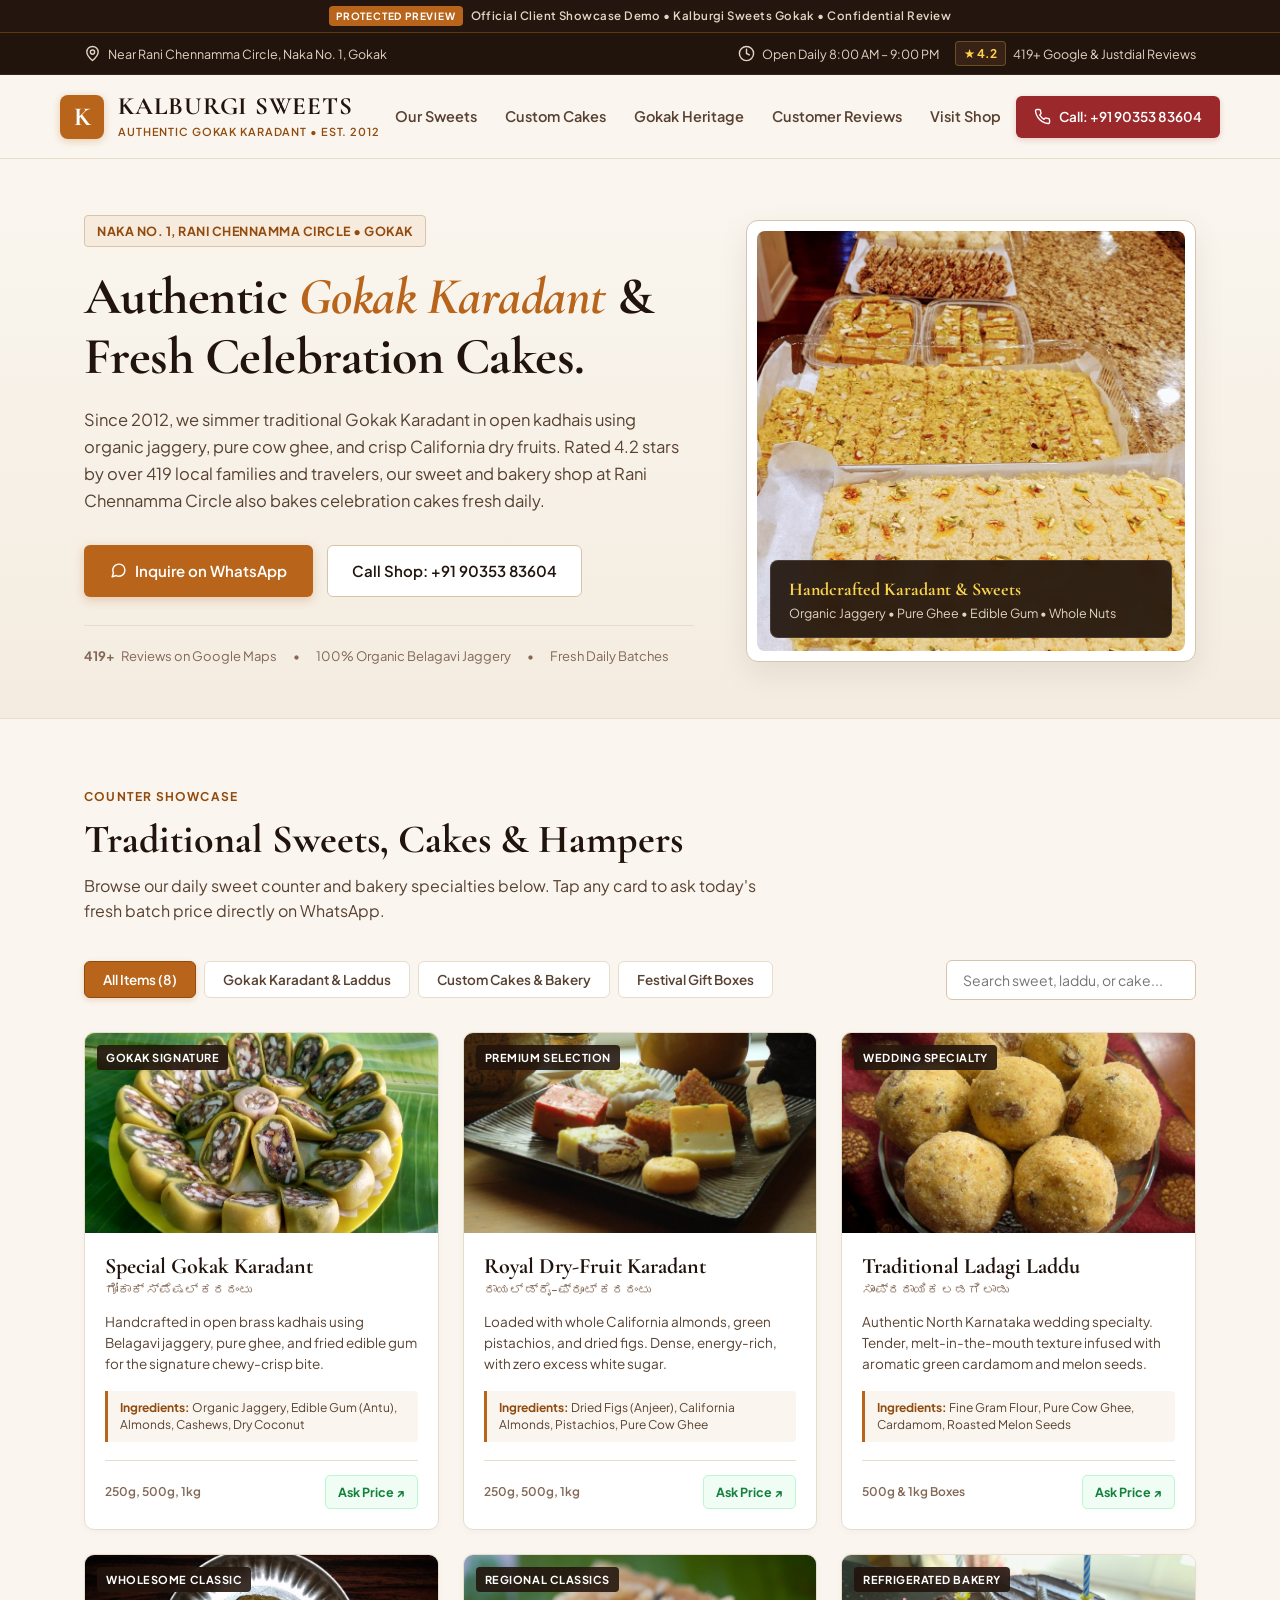
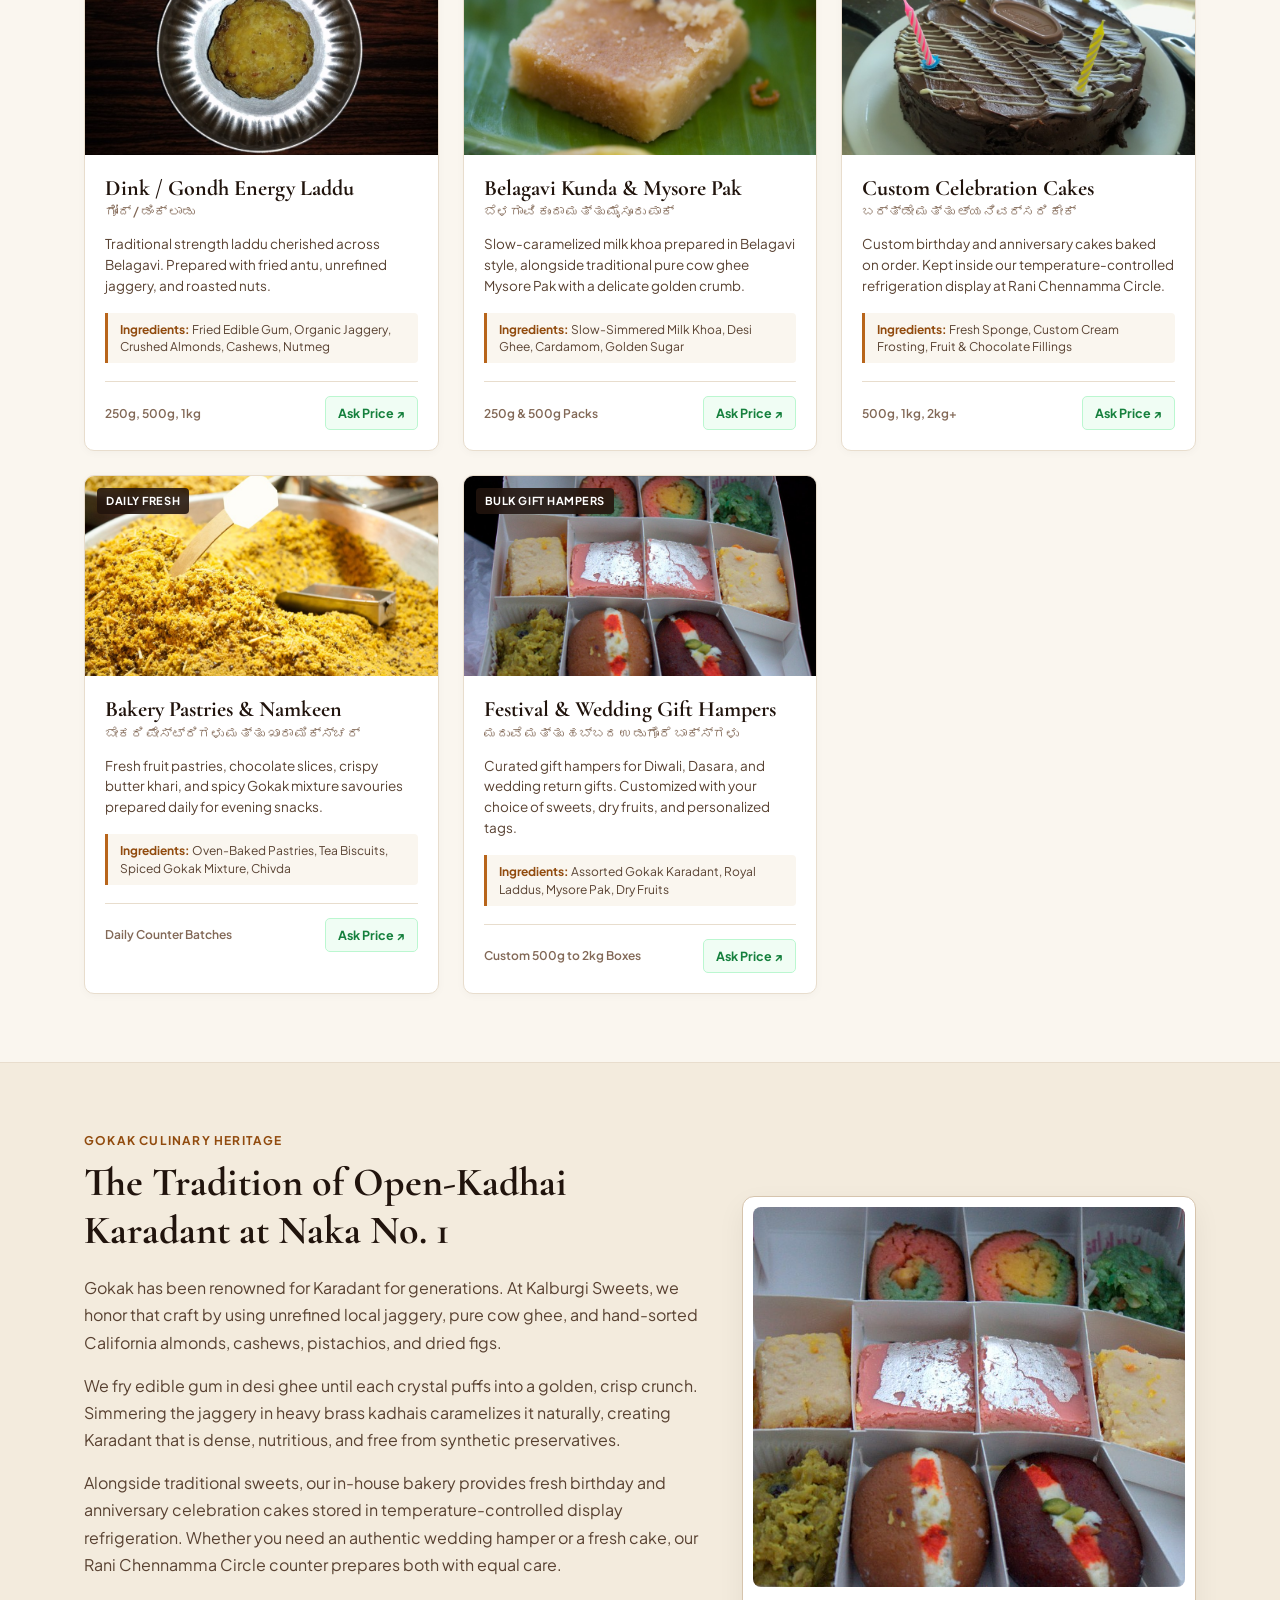
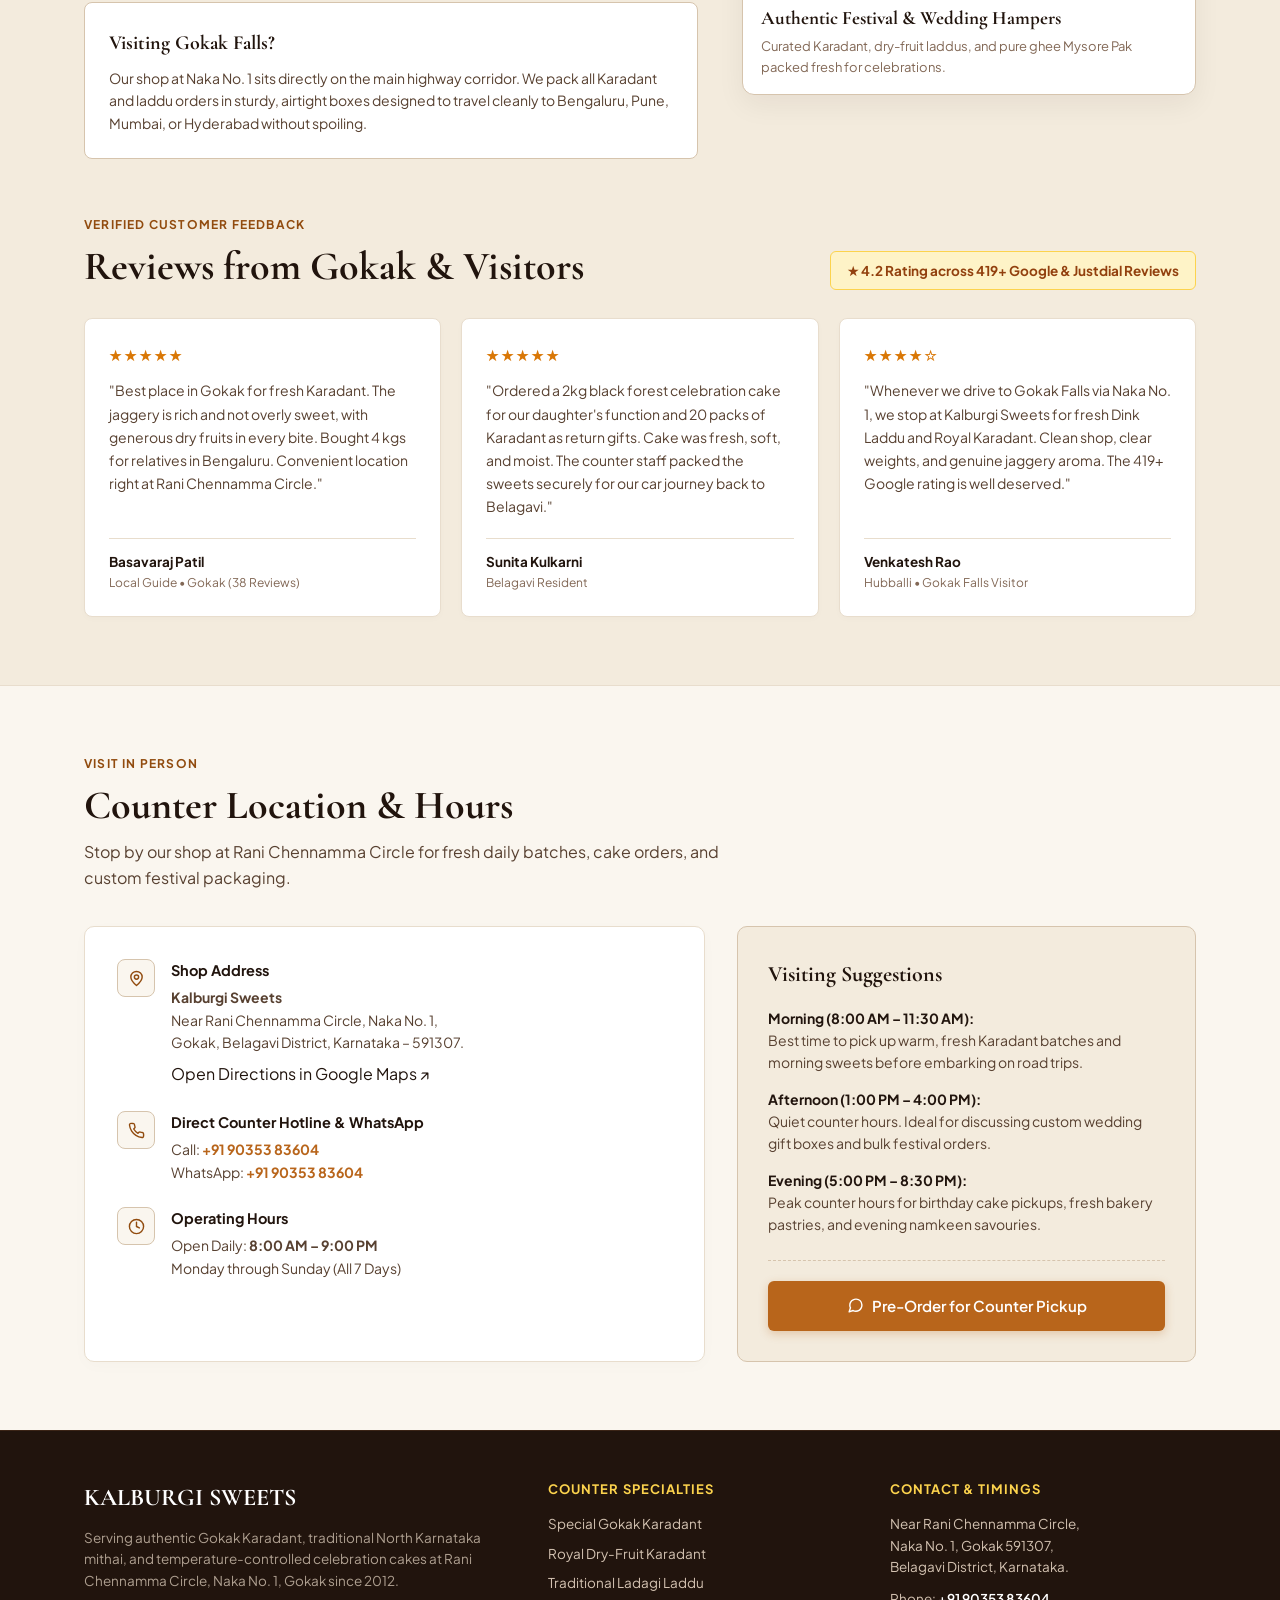
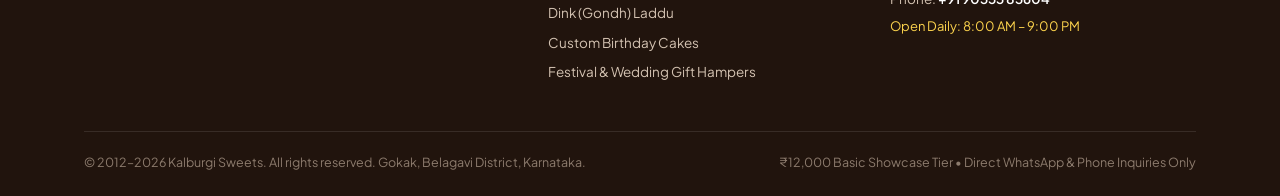
<file: kalburgi-sweets/index.html>
<!DOCTYPE html>
<html lang="en" class="scroll-smooth">
<head>
  <meta charset="UTF-8" />
  <meta name="viewport" content="width=device-width, initial-scale=1.0" />
  <title>Kalburgi Sweets — Authentic Gokak Karadant &amp; Custom Celebration Cakes | Gokak, Karnataka</title>
  <meta name="description" content="Kalburgi Sweets (Est. 2012) at Rani Chennamma Circle, Naka No. 1, Gokak. Famous for authentic Gokak Karadant made with organic jaggery and pure ghee, traditional Ladagi &amp; Dink laddus, and refrigerated custom birthday cakes. Call +91 90353 83604." />
  <meta name="keywords" content="kalburgi sweets gokak, authentic gokak karadant, gokak karadantu, ladagi laddu gokak, dink laddu belagavi, custom cakes gokak, sweet shop rani chennamma circle gokak, gokak falls sweets, kunda belagavi" />
  <meta name="geo.region" content="IN-KA" />
  <meta name="geo.placename" content="Gokak, Belagavi District, Karnataka" />
  <meta name="geo.position" content="16.1685;74.8236" />
  <meta name="ICBM" content="16.1685, 74.8236" />
  <meta name="theme-color" content="#B8651B" />

  <!-- Preload Hero Image -->
  <link rel="preload" as="image" href="images/hero_sweets.jpg" />

  <!-- Google Fonts: Cormorant Garamond & Plus Jakarta Sans -->
  <link rel="preconnect" href="https://fonts.googleapis.com" />
  <link rel="preconnect" href="https://fonts.gstatic.com" crossorigin />
  <link href="https://fonts.googleapis.com/css2?family=Cormorant+Garamond:ital,wght@0,500;0,600;0,700;1,600;1,700&family=Plus+Jakarta+Sans:wght@400;500;600;700&display=swap" rel="stylesheet" />

  <!-- Schema.org Structured Data -->
  <script type="application/ld+json">
  {
    "@context": "https://schema.org",
    "@type": "Bakery",
    "name": "Kalburgi Sweets",
    "image": "images/hero_sweets.jpg",
    "description": "Authentic Gokak Karadant, Traditional Sweets & Custom Celebration Cakes Since 2012 at Rani Chennamma Circle, Gokak.",
    "address": {
      "@type": "PostalAddress",
      "streetAddress": "Near Rani Chennamma Circle, Naka No. 1",
      "addressLocality": "Gokak",
      "addressRegion": "Karnataka",
      "postalCode": "591307",
      "addressCountry": "IN"
    },
    "geo": {
      "@type": "GeoCoordinates",
      "latitude": 16.1685,
      "longitude": 74.8236
    },
    "telephone": "+919035383604",
    "priceRange": "₹₹",
    "openingHoursSpecification": [
      {
        "@type": "OpeningHoursSpecification",
        "dayOfWeek": ["Monday","Tuesday","Wednesday","Thursday","Friday","Saturday","Sunday"],
        "opens": "08:00",
        "closes": "21:00"
      }
    ],
    "aggregateRating": {
      "@type": "AggregateRating",
      "ratingValue": "4.2",
      "reviewCount": "419"
    }
  }
  </script>

  <style>
    :root {
      --bg-primary: #FAF6EF;
      --bg-secondary: #F3EBDD;
      --bg-surface: #FFFFFF;
      --border-subtle: #E8DDCD;
      --border-strong: #D6C4AD;
      --text-primary: #21140D;
      --text-secondary: #584131;
      --text-muted: #826856;
      --accent-amber: #B8651B;
      --accent-amber-dark: #914B0E;
      --accent-amber-light: #F7EBDD;
      --accent-terracotta: #9B282A;
      --accent-terracotta-dark: #7D1F20;
      --whatsapp-green: #15803D;
      --whatsapp-bg: #F0FDF4;
      --whatsapp-border: #BBF7D0;
      --font-serif: 'Cormorant Garamond', Georgia, serif;
      --font-sans: 'Plus Jakarta Sans', system-ui, -apple-system, sans-serif;
    }

    *, *::before, *::after {
      box-sizing: border-box;
      margin: 0;
      padding: 0;
    }

    html {
      font-size: 16px;
      scroll-behavior: smooth;
    }

    body {
      background-color: var(--bg-primary);
      color: var(--text-primary);
      font-family: var(--font-sans);
      line-height: 1.6;
      -webkit-font-smoothing: antialiased;
      padding-bottom: 76px;
      -webkit-user-select: none;
      user-select: none;
      -webkit-touch-callout: none;
    }

    @media (min-width: 769px) {
      body {
        padding-bottom: 0;
      }
    }

    a {
      color: inherit;
      text-decoration: none;
    }

    img {
      max-width: 100%;
      height: auto;
      display: block;
      -webkit-user-drag: none;
      user-drag: none;
      pointer-events: none;
    }

    /* Anti-Theft / Anti-Chori Protection Layer */
    .watermark-banner {
      background: #24160E;
      color: #E2D5C3;
      font-size: 11.5px;
      font-weight: 600;
      letter-spacing: 0.04em;
      text-align: center;
      padding: 6px 12px;
      border-bottom: 1px solid rgba(184, 101, 27, 0.4);
      display: flex;
      align-items: center;
      justify-content: center;
      gap: 8px;
    }
    .watermark-pill {
      display: inline-block;
      background: #B8651B;
      color: #FFFFFF;
      padding: 2px 7px;
      border-radius: 4px;
      font-size: 10px;
      font-weight: 700;
      text-transform: uppercase;
      letter-spacing: 0.08em;
    }
    .anti-theft-toast {
      position: fixed;
      bottom: 90px;
      left: 50%;
      transform: translateX(-50%) translateY(20px);
      background: #24160E;
      color: #FAF6EF;
      border: 1px solid #B8651B;
      padding: 10px 18px;
      border-radius: 9999px;
      font-size: 12.5px;
      font-weight: 600;
      box-shadow: 0 10px 25px rgba(0,0,0,0.3);
      opacity: 0;
      pointer-events: none;
      transition: all 0.25s ease;
      z-index: 99999;
      display: flex;
      align-items: center;
      gap: 8px;
    }
    .anti-theft-toast.show {
      opacity: 1;
      transform: translateX(-50%) translateY(0);
    }

    .container {
      width: 100%;
      max-width: 1160px;
      margin: 0 auto;
      padding: 0 24px;
    }

    /* Top Utility Strip */
    .utility-bar {
      background-color: var(--text-primary);
      color: #E2D3C2;
      font-size: 12.5px;
      padding: 8px 0;
      border-bottom: 1px solid rgba(255, 255, 255, 0.08);
    }
    .utility-flex {
      display: flex;
      justify-content: space-between;
      align-items: center;
      flex-wrap: wrap;
      gap: 12px;
    }
    .utility-item {
      display: inline-flex;
      align-items: center;
      gap: 7px;
    }
    .rating-pill-top {
      background: #382216;
      color: #FCD34D;
      font-weight: 700;
      padding: 2px 8px;
      border-radius: 4px;
      font-size: 12px;
      border: 1px solid rgba(252, 211, 77, 0.25);
    }

    /* Navbar */
    .site-nav {
      background: rgba(250, 246, 239, 0.98);
      backdrop-filter: blur(10px);
      position: sticky;
      top: 0;
      z-index: 100;
      border-bottom: 1px solid var(--border-subtle);
    }
    .nav-flex {
      display: flex;
      justify-content: space-between;
      align-items: center;
      padding: 18px 0;
    }
    .brand {
      display: flex;
      align-items: center;
      gap: 14px;
    }
    .brand-mark {
      width: 44px;
      height: 44px;
      background: var(--accent-amber);
      color: #FFFFFF;
      border-radius: 8px;
      display: flex;
      align-items: center;
      justify-content: center;
      font-family: var(--font-serif);
      font-size: 26px;
      font-weight: 700;
      box-shadow: 0 2px 8px rgba(184, 101, 27, 0.3);
    }
    .brand-names h1 {
      font-family: var(--font-serif);
      font-size: 25px;
      font-weight: 700;
      letter-spacing: 0.03em;
      line-height: 1.1;
      color: var(--text-primary);
    }
    .brand-tag {
      font-size: 11px;
      font-weight: 600;
      letter-spacing: 0.08em;
      text-transform: uppercase;
      color: var(--accent-amber-dark);
      margin-top: 2px;
    }
    .nav-links {
      display: none;
      align-items: center;
      gap: 28px;
      font-size: 14.5px;
      font-weight: 600;
      color: var(--text-secondary);
    }
    .nav-links a:hover {
      color: var(--accent-amber);
    }
    .btn-header-call {
      display: inline-flex;
      align-items: center;
      gap: 8px;
      background: var(--accent-terracotta);
      color: #FFFFFF;
      font-weight: 600;
      font-size: 13.5px;
      padding: 10px 18px;
      border-radius: 6px;
      transition: background 0.15s ease, transform 0.15s ease;
      box-shadow: 0 2px 6px rgba(155, 40, 42, 0.2);
    }
    .btn-header-call:hover {
      background: var(--accent-terracotta-dark);
      transform: translateY(-1px);
    }

    @media (min-width: 880px) {
      .nav-links {
        display: flex;
      }
    }

    /* Buttons */
    .btn-primary {
      display: inline-flex;
      align-items: center;
      justify-content: center;
      gap: 8px;
      background: var(--accent-amber);
      color: #FFFFFF;
      font-weight: 600;
      font-size: 15px;
      padding: 13px 26px;
      border-radius: 6px;
      transition: background 0.15s ease, transform 0.15s ease;
      box-shadow: 0 3px 10px rgba(184, 101, 27, 0.28);
    }
    .btn-primary:hover {
      background: var(--accent-amber-dark);
      transform: translateY(-1px);
    }
    .btn-secondary {
      display: inline-flex;
      align-items: center;
      justify-content: center;
      gap: 8px;
      background: #FFFFFF;
      color: var(--text-primary);
      font-weight: 600;
      font-size: 15px;
      padding: 13px 24px;
      border-radius: 6px;
      border: 1px solid var(--border-strong);
      transition: all 0.15s ease;
    }
    .btn-secondary:hover {
      background: var(--bg-secondary);
      border-color: var(--text-muted);
      transform: translateY(-1px);
    }

    /* Hero Section */
    .hero-wrap {
      padding: 56px 0 52px;
      border-bottom: 1px solid var(--border-subtle);
      background: linear-gradient(180deg, #FAF6EF 0%, #F4ECE0 100%);
    }
    .hero-grid {
      display: grid;
      grid-template-columns: 1fr;
      gap: 40px;
      align-items: center;
    }
    @media (min-width: 880px) {
      .hero-grid {
        grid-template-columns: 1.15fr 0.85fr;
        gap: 52px;
      }
    }
    .hero-location-kicker {
      display: inline-flex;
      align-items: center;
      gap: 8px;
      font-size: 12.5px;
      font-weight: 700;
      letter-spacing: 0.04em;
      text-transform: uppercase;
      color: var(--accent-amber-dark);
      background: var(--accent-amber-light);
      border: 1px solid var(--border-strong);
      padding: 5px 12px;
      border-radius: 4px;
      margin-bottom: 20px;
    }
    .hero-title {
      font-family: var(--font-serif);
      font-size: clamp(34px, 4.4vw, 52px);
      line-height: 1.14;
      font-weight: 700;
      color: var(--text-primary);
      margin-bottom: 20px;
      letter-spacing: -0.01em;
    }
    .hero-title span {
      color: var(--accent-amber);
      font-style: italic;
    }
    .hero-lede {
      font-size: 16.5px;
      color: var(--text-secondary);
      line-height: 1.65;
      margin-bottom: 30px;
    }
    .hero-cta-group {
      display: flex;
      flex-wrap: wrap;
      gap: 14px;
      margin-bottom: 28px;
    }
    .hero-trust-row {
      display: flex;
      align-items: center;
      gap: 16px;
      font-size: 13px;
      color: var(--text-muted);
      border-top: 1px solid var(--border-subtle);
      padding-top: 20px;
      flex-wrap: wrap;
    }
    .hero-trust-item {
      display: inline-flex;
      align-items: center;
      gap: 6px;
    }

    /* Hero Media Frame (Real Photography) */
    .hero-media-wrapper {
      position: relative;
    }
    .hero-image-card {
      background: #FFFFFF;
      border: 1px solid var(--border-strong);
      border-radius: 12px;
      padding: 10px;
      box-shadow: 0 12px 32px rgba(33, 20, 13, 0.08);
      overflow: hidden;
    }
    .hero-photo {
      width: 100%;
      height: 420px;
      object-fit: cover;
      border-radius: 8px;
      display: block;
    }
    .hero-floating-badge {
      position: absolute;
      bottom: 24px;
      left: 24px;
      right: 24px;
      background: rgba(33, 20, 13, 0.92);
      backdrop-filter: blur(8px);
      color: #FFFFFF;
      padding: 14px 18px;
      border-radius: 8px;
      border: 1px solid rgba(255, 255, 255, 0.12);
    }
    .hero-floating-badge .badge-title {
      font-family: var(--font-serif);
      font-size: 18px;
      font-weight: 700;
      color: #FCD34D;
      margin-bottom: 2px;
    }
    .hero-floating-badge .badge-desc {
      font-size: 12.5px;
      color: #E2D3C2;
      line-height: 1.4;
    }

    /* Sections */
    .section-wrap {
      padding: 68px 0;
    }
    .section-head {
      margin-bottom: 36px;
    }
    .section-kicker {
      font-size: 12px;
      font-weight: 700;
      letter-spacing: 0.1em;
      text-transform: uppercase;
      color: var(--accent-amber-dark);
      margin-bottom: 8px;
    }
    .section-heading {
      font-family: var(--font-serif);
      font-size: clamp(30px, 3.4vw, 40px);
      font-weight: 700;
      color: var(--text-primary);
      line-height: 1.2;
    }
    .section-subheading {
      font-size: 16px;
      color: var(--text-secondary);
      max-width: 680px;
      margin-top: 10px;
      line-height: 1.6;
    }

    /* Clean Filter Tabs & Search Bar */
    .catalog-bar {
      display: flex;
      flex-direction: column;
      gap: 16px;
      margin-bottom: 32px;
    }
    @media (min-width: 768px) {
      .catalog-bar {
        flex-direction: row;
        justify-content: space-between;
        align-items: center;
      }
    }
    .filter-tabs {
      display: flex;
      flex-wrap: wrap;
      gap: 8px;
    }
    .tab-pill {
      background: #FFFFFF;
      border: 1px solid var(--border-subtle);
      color: var(--text-secondary);
      font-family: var(--font-sans);
      font-size: 13.5px;
      font-weight: 600;
      padding: 9px 18px;
      border-radius: 6px;
      cursor: pointer;
      transition: all 0.15s ease;
    }
    .tab-pill:hover {
      border-color: var(--accent-amber);
      color: var(--text-primary);
    }
    .tab-pill.active {
      background: var(--accent-amber);
      color: #FFFFFF;
      border-color: var(--accent-amber-dark);
      box-shadow: 0 2px 6px rgba(184, 101, 27, 0.22);
    }
    .search-box {
      font-family: var(--font-sans);
      font-size: 14px;
      padding: 10px 16px;
      border: 1px solid var(--border-strong);
      border-radius: 6px;
      background: #FFFFFF;
      color: var(--text-primary);
      outline: none;
      min-width: 250px;
      transition: border-color 0.15s ease;
    }
    .search-box:focus {
      border-color: var(--accent-amber);
    }

    /* Product Grid */
    .products-grid {
      display: grid;
      grid-template-columns: 1fr;
      gap: 24px;
    }
    @media (min-width: 600px) {
      .products-grid {
        grid-template-columns: repeat(2, 1fr);
      }
    }
    @media (min-width: 980px) {
      .products-grid {
        grid-template-columns: repeat(3, 1fr);
      }
    }

    /* Award-Winning Clean Product Card */
    .card {
      background: #FFFFFF;
      border: 1px solid var(--border-subtle);
      border-radius: 10px;
      overflow: hidden;
      display: flex;
      flex-direction: column;
      justify-content: space-between;
      transition: transform 0.2s ease, box-shadow 0.2s ease, border-color 0.2s ease;
      box-shadow: 0 2px 8px rgba(33, 20, 13, 0.03);
    }
    .card:hover {
      transform: translateY(-3px);
      border-color: var(--border-strong);
      box-shadow: 0 10px 24px rgba(33, 20, 13, 0.07);
    }
    .card-photo-box {
      width: 100%;
      height: 200px;
      overflow: hidden;
      background: var(--bg-secondary);
      position: relative;
    }
    .card-photo {
      width: 100%;
      height: 100%;
      object-fit: cover;
      display: block;
      transition: transform 0.35s ease;
    }
    .card:hover .card-photo {
      transform: scale(1.04);
    }
    .card-cat-tag {
      position: absolute;
      top: 12px;
      left: 12px;
      background: rgba(33, 20, 13, 0.88);
      backdrop-filter: blur(4px);
      color: #FFFFFF;
      font-size: 11px;
      font-weight: 700;
      letter-spacing: 0.05em;
      text-transform: uppercase;
      padding: 4px 9px;
      border-radius: 4px;
    }
    .card-body {
      padding: 20px;
      display: flex;
      flex-direction: column;
      flex: 1;
      justify-content: space-between;
    }
    .card-header-row {
      display: flex;
      justify-content: space-between;
      align-items: baseline;
      gap: 10px;
      margin-bottom: 4px;
    }
    .card-name {
      font-family: var(--font-serif);
      font-size: 22px;
      font-weight: 700;
      color: var(--text-primary);
      line-height: 1.2;
    }
    .card-kannada {
      font-size: 13px;
      color: var(--text-muted);
      font-weight: 500;
      margin-bottom: 12px;
    }
    .card-desc {
      font-size: 13.5px;
      color: var(--text-secondary);
      line-height: 1.55;
      margin-bottom: 16px;
    }
    .card-ingredients {
      background: var(--bg-primary);
      border-left: 3px solid var(--accent-amber);
      padding: 8px 12px;
      border-radius: 0 4px 4px 0;
      font-size: 12px;
      color: var(--text-secondary);
      line-height: 1.45;
      margin-bottom: 18px;
    }
    .card-ingredients strong {
      color: var(--accent-amber-dark);
    }
    .card-footer {
      border-top: 1px solid var(--border-subtle);
      padding-top: 14px;
      display: flex;
      justify-content: space-between;
      align-items: center;
      gap: 12px;
    }
    .card-pack-info {
      font-size: 12px;
      font-weight: 600;
      color: var(--text-muted);
    }
    .btn-card-wa {
      display: inline-flex;
      align-items: center;
      gap: 6px;
      background: var(--whatsapp-bg);
      border: 1px solid var(--whatsapp-border);
      color: var(--whatsapp-green);
      font-size: 12.5px;
      font-weight: 700;
      padding: 6px 12px;
      border-radius: 5px;
      transition: all 0.15s ease;
      white-space: nowrap;
    }
    .btn-card-wa:hover {
      background: var(--whatsapp-green);
      color: #FFFFFF;
      border-color: var(--whatsapp-green);
    }

    /* Heritage Section */
    .heritage-wrap {
      background: var(--bg-secondary);
      border-top: 1px solid var(--border-subtle);
      border-bottom: 1px solid var(--border-subtle);
      padding: 68px 0;
    }
    .heritage-grid {
      display: grid;
      grid-template-columns: 1fr;
      gap: 44px;
      align-items: center;
      margin-bottom: 56px;
    }
    @media (min-width: 860px) {
      .heritage-grid {
        grid-template-columns: 1.15fr 0.85fr;
      }
    }
    .heritage-text p {
      font-size: 16px;
      color: var(--text-secondary);
      line-height: 1.7;
      margin-bottom: 16px;
    }
    .heritage-highlight-box {
      background: #FFFFFF;
      border: 1px solid var(--border-strong);
      border-radius: 8px;
      padding: 24px;
      margin-top: 24px;
    }
    .heritage-highlight-box h4 {
      font-family: var(--font-serif);
      font-size: 20px;
      font-weight: 700;
      color: var(--text-primary);
      margin-bottom: 8px;
    }
    .heritage-highlight-box p {
      font-size: 14px;
      color: var(--text-secondary);
      line-height: 1.6;
      margin: 0;
    }

    /* Verified Reviews */
    .reviews-header-flex {
      display: flex;
      justify-content: space-between;
      align-items: flex-end;
      flex-wrap: wrap;
      gap: 16px;
      margin-bottom: 28px;
    }
    .rating-callout {
      background: #FEF3C7;
      border: 1px solid #FCD34D;
      color: #92400E;
      font-weight: 700;
      font-size: 13.5px;
      padding: 8px 16px;
      border-radius: 6px;
    }
    .reviews-grid {
      display: grid;
      grid-template-columns: 1fr;
      gap: 20px;
    }
    @media (min-width: 768px) {
      .reviews-grid {
        grid-template-columns: repeat(3, 1fr);
      }
    }
    .review-card {
      background: #FFFFFF;
      border: 1px solid var(--border-subtle);
      border-radius: 8px;
      padding: 24px;
      display: flex;
      flex-direction: column;
      justify-content: space-between;
      box-shadow: 0 2px 6px rgba(0,0,0,0.02);
    }
    .review-stars {
      color: #D97706;
      font-size: 15px;
      margin-bottom: 12px;
      letter-spacing: 2px;
    }
    .review-body {
      font-size: 14px;
      color: var(--text-secondary);
      line-height: 1.65;
      margin-bottom: 20px;
    }
    .reviewer-info {
      border-top: 1px solid var(--border-subtle);
      padding-top: 12px;
    }
    .reviewer-name {
      font-size: 13.5px;
      font-weight: 700;
      color: var(--text-primary);
    }
    .reviewer-place {
      font-size: 12px;
      color: var(--text-muted);
    }

    /* Location Section */
    .location-wrap {
      padding: 68px 0;
    }
    .location-grid {
      display: grid;
      grid-template-columns: 1fr;
      gap: 32px;
    }
    @media (min-width: 820px) {
      .location-grid {
        grid-template-columns: 1.15fr 0.85fr;
      }
    }
    .info-card {
      background: #FFFFFF;
      border: 1px solid var(--border-subtle);
      border-radius: 10px;
      padding: 32px;
      box-shadow: 0 4px 16px rgba(33, 20, 13, 0.02);
    }
    .info-block {
      display: flex;
      gap: 16px;
      margin-bottom: 24px;
    }
    .info-block:last-child {
      margin-bottom: 0;
    }
    .info-icon-square {
      width: 38px;
      height: 38px;
      background: var(--bg-primary);
      border: 1px solid var(--border-strong);
      border-radius: 8px;
      display: flex;
      align-items: center;
      justify-content: center;
      color: var(--accent-amber-dark);
      flex-shrink: 0;
    }
    .info-heading {
      font-size: 14.5px;
      font-weight: 700;
      color: var(--text-primary);
      margin-bottom: 4px;
    }
    .info-paragraph {
      font-size: 14px;
      color: var(--text-secondary);
      line-height: 1.6;
    }
    .info-paragraph a {
      color: var(--accent-amber);
      font-weight: 700;
    }
    .info-paragraph a:hover {
      text-decoration: underline;
    }

    .tips-card {
      background: var(--bg-secondary);
      border: 1px solid var(--border-strong);
      border-radius: 10px;
      padding: 30px;
    }
    .tips-card h4 {
      font-family: var(--font-serif);
      font-size: 22px;
      font-weight: 700;
      color: var(--text-primary);
      margin-bottom: 16px;
    }
    .tip-entry {
      margin-bottom: 16px;
      font-size: 14px;
      color: var(--text-secondary);
      line-height: 1.55;
    }
    .tip-entry strong {
      color: var(--text-primary);
    }

    /* Footer */
    .site-footer {
      background: var(--text-primary);
      color: #D4C3B2;
      border-top: 1px solid #3B2416;
      padding: 48px 0 24px;
      font-size: 13.5px;
    }
    .footer-grid {
      display: grid;
      grid-template-columns: 1fr;
      gap: 36px;
      margin-bottom: 40px;
    }
    @media (min-width: 768px) {
      .footer-grid {
        grid-template-columns: 1.4fr 1fr 1fr;
      }
    }
    .footer-brand-title {
      font-family: var(--font-serif);
      font-size: 24px;
      font-weight: 700;
      color: #FFFFFF;
      margin-bottom: 10px;
    }
    .footer-brand-desc {
      color: #AFA091;
      line-height: 1.6;
      font-size: 13.5px;
    }
    .footer-col-title {
      font-size: 13px;
      font-weight: 700;
      letter-spacing: 0.08em;
      text-transform: uppercase;
      color: #FCD34D;
      margin-bottom: 14px;
    }
    .footer-menu {
      list-style: none;
    }
    .footer-menu li {
      margin-bottom: 8px;
    }
    .footer-menu a:hover {
      color: #FFFFFF;
      text-decoration: underline;
    }
    .footer-bottom-row {
      border-top: 1px solid rgba(255, 255, 255, 0.1);
      padding-top: 20px;
      display: flex;
      flex-direction: column;
      gap: 10px;
      font-size: 12.5px;
      color: #8C7B6D;
    }
    @media (min-width: 640px) {
      .footer-bottom-row {
        flex-direction: row;
        justify-content: space-between;
      }
    }

    /* Sticky Mobile Action Bar (< 768px) */
    .mobile-dock {
      display: none;
      position: fixed;
      bottom: 0;
      left: 0;
      right: 0;
      z-index: 999;
      background: #FFFFFF;
      border-top: 1px solid var(--border-strong);
      padding: 10px 14px;
      box-shadow: 0 -4px 16px rgba(0,0,0,0.06);
    }
    @media (max-width: 768px) {
      .mobile-dock {
        display: grid;
        grid-template-columns: 1fr 1fr;
        gap: 10px;
      }
    }
    .dock-btn {
      display: flex;
      align-items: center;
      justify-content: center;
      gap: 7px;
      font-size: 14px;
      font-weight: 700;
      padding: 12px 0;
      border-radius: 6px;
      text-decoration: none;
    }
    .dock-call {
      background: var(--accent-terracotta);
      color: #FFFFFF;
    }
    .dock-wa {
      background: var(--whatsapp-green);
      color: #FFFFFF;
    }

    /* SVG Icons */
    .svg-icon {
      width: 17px;
      height: 17px;
      fill: none;
      stroke: currentColor;
      stroke-width: 2;
      stroke-linecap: round;
      stroke-linejoin: round;
      display: inline-block;
      vertical-align: middle;
    }
  </style>
</head>
<body>

  <!-- Protected Client Preview Watermark Banner -->
  <aside class="watermark-banner" aria-label="Client Showcase Watermark">
    <span class="watermark-pill">Protected Preview</span>
    <span>Official Client Showcase Demo • Kalburgi Sweets Gokak • Confidential Review</span>
  </aside>

  <!-- Anti-Theft Feedback Toast -->
  <div id="antiTheftToast" class="anti-theft-toast" role="alert" aria-live="assertive">
    <svg width="15" height="15" viewBox="0 0 24 24" fill="none" stroke="#B8651B" stroke-width="2.5"><rect x="3" y="11" width="18" height="11" rx="2" ry="2"></rect><path d="M7 11V7a5 5 0 0 1 10 0v4"></path></svg>
    <span>Protected Demo • Source code &amp; assets are proprietary property.</span>
  </div>

  <!-- Top Utility Strip -->
  <aside class="utility-bar">
    <div class="container utility-flex">
      <div class="utility-item">
        <svg class="svg-icon" viewBox="0 0 24 24"><path d="M12 2a8 8 0 0 0-8 8c0 5.25 8 12 8 12s8-6.75 8-12a8 8 0 0 0-8-8z"/><circle cx="12" cy="10" r="3"/></svg>
        <span>Near Rani Chennamma Circle, Naka No. 1, Gokak</span>
      </div>
      <div style="display: flex; align-items: center; gap: 16px;">
        <div class="utility-item">
          <svg class="svg-icon" viewBox="0 0 24 24"><circle cx="12" cy="12" r="10"/><polyline points="12 6 12 12 16 14"/></svg>
          <span>Open Daily 8:00 AM – 9:00 PM</span>
        </div>
        <div class="utility-item">
          <span class="rating-pill-top">★ 4.2</span>
          <span>419+ Google &amp; Justdial Reviews</span>
        </div>
      </div>
    </div>
  </aside>

  <!-- Navigation Bar -->
  <header class="site-nav">
    <div class="container nav-flex">
      <div class="brand">
        <div class="brand-mark">K</div>
        <div class="brand-names">
          <h1>KALBURGI SWEETS</h1>
          <div class="brand-tag">Authentic Gokak Karadant • Est. 2012</div>
        </div>
      </div>

      <nav class="nav-links">
        <a href="#sweets">Our Sweets</a>
        <a href="#cakes">Custom Cakes</a>
        <a href="#heritage">Gokak Heritage</a>
        <a href="#reviews">Customer Reviews</a>
        <a href="#visit">Visit Shop</a>
      </nav>

      <div>
        <a href="tel:+919035383604" class="btn-header-call">
          <svg class="svg-icon" viewBox="0 0 24 24"><path d="M22 16.92v3a2 2 0 0 1-2.18 2 19.79 19.79 0 0 1-8.63-3.07 19.5 19.5 0 0 1-6-6 19.79 19.79 0 0 1-3.07-8.67A2 2 0 0 1 4.11 2h3a2 2 0 0 1 2 1.72 12.84 12.84 0 0 0 .7 2.81 2 2 0 0 1-.45 2.11L8.09 9.91a16 16 0 0 0 6 6l1.27-1.27a2 2 0 0 1 2.11-.45 12.84 12.84 0 0 0 2.81.7A2 2 0 0 1 22 16.92z"/></svg>
          <span>Call: +91 90353 83604</span>
        </a>
      </div>
    </div>
  </header>

  <!-- Hero Section -->
  <section class="hero-wrap">
    <div class="container hero-grid">
      <div>
        <div class="hero-location-kicker">
          Naka No. 1, Rani Chennamma Circle • Gokak
        </div>
        <h2 class="hero-title">
          Authentic <span>Gokak Karadant</span> &amp; Fresh Celebration Cakes.
        </h2>
        <p class="hero-lede">
          Since 2012, we simmer traditional Gokak Karadant in open kadhais using organic jaggery, pure cow ghee, and crisp California dry fruits. Rated 4.2 stars by over 419 local families and travelers, our sweet and bakery shop at Rani Chennamma Circle also bakes celebration cakes fresh daily.
        </p>

        <div class="hero-cta-group">
          <a href="https://wa.me/919035383604?text=Namaskara%20Kalburgi%20Sweets%20(Rani%20Chennamma%20Circle)%2C%20I%20saw%20your%20website%20and%20want%20to%20inquire%20about%20sweets%20%2F%20cakes." target="_blank" class="btn-primary">
            <svg class="svg-icon" viewBox="0 0 24 24"><path d="M21 11.5a8.38 8.38 0 0 1-.9 3.8 8.5 8.5 0 0 1-7.6 4.7 8.38 8.38 0 0 1-3.8-.9L3 21l1.9-5.7a8.38 8.38 0 0 1-.9-3.8 8.5 8.5 0 0 1 4.7-7.6 8.38 8.38 0 0 1 3.8-.9h.5a8.48 8.48 0 0 1 8 8v.5z"/></svg>
            <span>Inquire on WhatsApp</span>
          </a>
          <a href="tel:+919035383604" class="btn-secondary">
            <span>Call Shop: +91 90353 83604</span>
          </a>
        </div>

        <div class="hero-trust-row">
          <div class="hero-trust-item">
            <strong>419+</strong> Reviews on Google Maps
          </div>
          <span>•</span>
          <div class="hero-trust-item">
            100% Organic Belagavi Jaggery
          </div>
          <span>•</span>
          <div class="hero-trust-item">
            Fresh Daily Batches
          </div>
        </div>
      </div>

      <!-- Real Photography Hero Showcase -->
      <div class="hero-media-wrapper">
        <div class="hero-image-card">
          <img src="images/hero_sweets.jpg" alt="Traditional Indian sweets assortment at Kalburgi Sweets" class="hero-photo" />
          <div class="hero-floating-badge">
            <div class="badge-title">Handcrafted Karadant &amp; Sweets</div>
            <div class="badge-desc">Organic Jaggery • Pure Ghee • Edible Gum • Whole Nuts</div>
          </div>
        </div>
      </div>
    </div>
  </section>

  <!-- Interactive Category Showcase (Read-Only Catalog with Real Photos) -->
  <section id="sweets" class="section-wrap">
    <div class="container">
      <div class="section-head">
        <div class="section-kicker">Counter Showcase</div>
        <h3 class="section-heading">Traditional Sweets, Cakes &amp; Hampers</h3>
        <p class="section-subheading">
          Browse our daily sweet counter and bakery specialties below. Tap any card to ask today's fresh batch price directly on WhatsApp.
        </p>
      </div>

      <!-- Filter Tabs & Live Search -->
      <div class="catalog-bar">
        <div class="filter-tabs">
          <button class="tab-pill active" onclick="setCategory('all')" id="tab-all">All Items (8)</button>
          <button class="tab-pill" onclick="setCategory('karadant')" id="tab-karadant">Gokak Karadant &amp; Laddus</button>
          <button class="tab-pill" onclick="setCategory('bakery')" id="tab-bakery" id="cakes">Custom Cakes &amp; Bakery</button>
          <button class="tab-pill" onclick="setCategory('boxes')" id="tab-boxes">Festival Gift Boxes</button>
        </div>

        <input type="text" id="catalogSearch" oninput="renderCards()" placeholder="Search sweet, laddu, or cake..." class="search-box" />
      </div>

      <!-- Products Grid -->
      <div id="productsGrid" class="products-grid">
        <!-- Rendered with real photography via JavaScript -->
      </div>
    </div>
  </section>

  <!-- Heritage & Verified Reviews Section -->
  <section id="heritage" class="heritage-wrap">
    <div class="container">
      <div class="heritage-grid">
        <div class="heritage-text">
          <div class="section-kicker">Gokak Culinary Heritage</div>
          <h3 class="section-heading" style="margin-bottom: 20px;">
            The Tradition of Open-Kadhai Karadant at Naka No. 1
          </h3>
          <p>
            Gokak has been renowned for Karadant for generations. At Kalburgi Sweets, we honor that craft by using unrefined local jaggery, pure cow ghee, and hand-sorted California almonds, cashews, pistachios, and dried figs.
          </p>
          <p>
            We fry edible gum in desi ghee until each crystal puffs into a golden, crisp crunch. Simmering the jaggery in heavy brass kadhais caramelizes it naturally, creating Karadant that is dense, nutritious, and free from synthetic preservatives.
          </p>
          <p>
            Alongside traditional sweets, our in-house bakery provides fresh birthday and anniversary celebration cakes stored in temperature-controlled display refrigeration. Whether you need an authentic wedding hamper or a fresh cake, our Rani Chennamma Circle counter prepares both with equal care.
          </p>

          <div class="heritage-highlight-box">
            <h4>Visiting Gokak Falls?</h4>
            <p>
              Our shop at Naka No. 1 sits directly on the main highway corridor. We pack all Karadant and laddu orders in sturdy, airtight boxes designed to travel cleanly to Bengaluru, Pune, Mumbai, or Hyderabad without spoiling.
            </p>
          </div>
        </div>

        <!-- Heritage Image Frame -->
        <div>
          <div style="background: #FFFFFF; border: 1px solid var(--border-strong); border-radius: 12px; padding: 10px; box-shadow: 0 10px 28px rgba(33, 20, 13, 0.06);">
            <img src="images/gift_hampers.jpg" alt="Authentic Gokak sweet hampers and gift packs" style="border-radius: 8px; width: 100%; height: 380px; object-fit: cover;" />
            <div style="padding: 16px 8px 6px;">
              <div style="font-family: var(--font-serif); font-size: 19px; font-weight: 700; color: var(--text-primary);">
                Authentic Festival &amp; Wedding Hampers
              </div>
              <div style="font-size: 13px; color: var(--text-muted); margin-top: 3px;">
                Curated Karadant, dry-fruit laddus, and pure ghee Mysore Pak packed fresh for celebrations.
              </div>
            </div>
          </div>
        </div>
      </div>

      <!-- Verified Customer Reviews Section -->
      <div id="reviews">
        <div class="reviews-header-flex">
          <div>
            <div class="section-kicker">Verified Customer Feedback</div>
            <h4 class="section-heading">Reviews from Gokak &amp; Visitors</h4>
          </div>
          <div class="rating-callout">
            ★ 4.2 Rating across 419+ Google &amp; Justdial Reviews
          </div>
        </div>

        <div class="reviews-grid">
          <div class="review-card">
            <div>
              <div class="review-stars">★★★★★</div>
              <p class="review-body">
                "Best place in Gokak for fresh Karadant. The jaggery is rich and not overly sweet, with generous dry fruits in every bite. Bought 4 kgs for relatives in Bengaluru. Convenient location right at Rani Chennamma Circle."
              </p>
            </div>
            <div class="reviewer-info">
              <div class="reviewer-name">Basavaraj Patil</div>
              <div class="reviewer-place">Local Guide • Gokak (38 Reviews)</div>
            </div>
          </div>

          <div class="review-card">
            <div>
              <div class="review-stars">★★★★★</div>
              <p class="review-body">
                "Ordered a 2kg black forest celebration cake for our daughter's function and 20 packs of Karadant as return gifts. Cake was fresh, soft, and moist. The counter staff packed the sweets securely for our car journey back to Belagavi."
              </p>
            </div>
            <div class="reviewer-info">
              <div class="reviewer-name">Sunita Kulkarni</div>
              <div class="reviewer-place">Belagavi Resident</div>
            </div>
          </div>

          <div class="review-card">
            <div>
              <div class="review-stars">★★★★☆</div>
              <p class="review-body">
                "Whenever we drive to Gokak Falls via Naka No. 1, we stop at Kalburgi Sweets for fresh Dink Laddu and Royal Karadant. Clean shop, clear weights, and genuine jaggery aroma. The 419+ Google rating is well deserved."
              </p>
            </div>
            <div class="reviewer-info">
              <div class="reviewer-name">Venkatesh Rao</div>
              <div class="reviewer-place">Hubballi • Gokak Falls Visitor</div>
            </div>
          </div>
        </div>
      </div>
    </div>
  </section>

  <!-- Location & Operating Details -->
  <section id="visit" class="location-wrap">
    <div class="container">
      <div class="section-head">
        <div class="section-kicker">Visit In Person</div>
        <h3 class="section-heading">Counter Location &amp; Hours</h3>
        <p class="section-subheading">
          Stop by our shop at Rani Chennamma Circle for fresh daily batches, cake orders, and custom festival packaging.
        </p>
      </div>

      <div class="location-grid">
        <div class="info-card">
          <div class="info-block">
            <div class="info-icon-square">
              <svg class="svg-icon" viewBox="0 0 24 24"><path d="M12 2a8 8 0 0 0-8 8c0 5.25 8 12 8 12s8-6.75 8-12a8 8 0 0 0-8-8z"/><circle cx="12" cy="10" r="3"/></svg>
            </div>
            <div>
              <div class="info-heading">Shop Address</div>
              <p class="info-paragraph">
                <strong>Kalburgi Sweets</strong><br />
                Near Rani Chennamma Circle, Naka No. 1,<br />
                Gokak, Belagavi District, Karnataka – 591307.
              </p>
              <div style="margin-top: 8px;">
                <a href="https://maps.google.com/?q=Kalburgi+Sweets+Rani+Chennamma+Circle+Gokak+Karnataka" target="_blank">
                  Open Directions in Google Maps ↗
                </a>
              </div>
            </div>
          </div>

          <div class="info-block">
            <div class="info-icon-square">
              <svg class="svg-icon" viewBox="0 0 24 24"><path d="M22 16.92v3a2 2 0 0 1-2.18 2 19.79 19.79 0 0 1-8.63-3.07 19.5 19.5 0 0 1-6-6 19.79 19.79 0 0 1-3.07-8.67A2 2 0 0 1 4.11 2h3a2 2 0 0 1 2 1.72 12.84 12.84 0 0 0 .7 2.81 2 2 0 0 1-.45 2.11L8.09 9.91a16 16 0 0 0 6 6l1.27-1.27a2 2 0 0 1 2.11-.45 12.84 12.84 0 0 0 2.81.7A2 2 0 0 1 22 16.92z"/></svg>
            </div>
            <div>
              <div class="info-heading">Direct Counter Hotline &amp; WhatsApp</div>
              <p class="info-paragraph">
                Call: <a href="tel:+919035383604">+91 90353 83604</a><br />
                WhatsApp: <a href="https://wa.me/919035383604?text=Namaskara%20Kalburgi%20Sweets%2C%20I%20want%20to%20inquire%20about%20sweets." target="_blank">+91 90353 83604</a>
              </p>
            </div>
          </div>

          <div class="info-block">
            <div class="info-icon-square">
              <svg class="svg-icon" viewBox="0 0 24 24"><circle cx="12" cy="12" r="10"/><polyline points="12 6 12 12 16 14"/></svg>
            </div>
            <div>
              <div class="info-heading">Operating Hours</div>
              <p class="info-paragraph">
                Open Daily: <strong>8:00 AM – 9:00 PM</strong><br />
                Monday through Sunday (All 7 Days)
              </p>
            </div>
          </div>
        </div>

        <div class="tips-card">
          <h4>Visiting Suggestions</h4>
          <div class="tip-entry">
            <strong>Morning (8:00 AM – 11:30 AM):</strong><br />
            Best time to pick up warm, fresh Karadant batches and morning sweets before embarking on road trips.
          </div>
          <div class="tip-entry">
            <strong>Afternoon (1:00 PM – 4:00 PM):</strong><br />
            Quiet counter hours. Ideal for discussing custom wedding gift boxes and bulk festival orders.
          </div>
          <div class="tip-entry">
            <strong>Evening (5:00 PM – 8:30 PM):</strong><br />
            Peak counter hours for birthday cake pickups, fresh bakery pastries, and evening namkeen savouries.
          </div>

          <div style="margin-top: 24px; border-top: 1px dashed var(--border-strong); padding-top: 20px;">
            <a href="https://wa.me/919035383604?text=Namaskara%20Kalburgi%20Sweets%2C%20I%20want%20to%20pre-order%20sweets%20for%20pickup." target="_blank" class="btn-primary" style="width: 100%;">
              <svg class="svg-icon" viewBox="0 0 24 24"><path d="M21 11.5a8.38 8.38 0 0 1-.9 3.8 8.5 8.5 0 0 1-7.6 4.7 8.38 8.38 0 0 1-3.8-.9L3 21l1.9-5.7a8.38 8.38 0 0 1-.9-3.8 8.5 8.5 0 0 1 4.7-7.6 8.38 8.38 0 0 1 3.8-.9h.5a8.48 8.48 0 0 1 8 8v.5z"/></svg>
              <span>Pre-Order for Counter Pickup</span>
            </a>
          </div>
        </div>
      </div>
    </div>
  </section>

  <!-- Site Footer -->
  <footer class="site-footer">
    <div class="container">
      <div class="footer-grid">
        <div>
          <div class="footer-brand-title">KALBURGI SWEETS</div>
          <p class="footer-brand-desc">
            Serving authentic Gokak Karadant, traditional North Karnataka mithai, and temperature-controlled celebration cakes at Rani Chennamma Circle, Naka No. 1, Gokak since 2012.
          </p>
        </div>

        <div>
          <div class="footer-col-title">Counter Specialties</div>
          <ul class="footer-menu">
            <li><a href="#sweets">Special Gokak Karadant</a></li>
            <li><a href="#sweets">Royal Dry-Fruit Karadant</a></li>
            <li><a href="#sweets">Traditional Ladagi Laddu</a></li>
            <li><a href="#sweets">Dink (Gondh) Laddu</a></li>
            <li><a href="#cakes">Custom Birthday Cakes</a></li>
            <li><a href="#sweets">Festival &amp; Wedding Gift Hampers</a></li>
          </ul>
        </div>

        <div>
          <div class="footer-col-title">Contact &amp; Timings</div>
          <p style="color: #D4C3B2; line-height: 1.6; margin-bottom: 10px;">
            Near Rani Chennamma Circle,<br />
            Naka No. 1, Gokak 591307,<br />
            Belagavi District, Karnataka.
          </p>
          <p style="margin-bottom: 6px;">
            Phone: <a href="tel:+919035383604" style="color: #FFFFFF; font-weight: 600;">+91 90353 83604</a>
          </p>
          <p style="color: #FCD34D; font-size: 13px;">
            Open Daily: 8:00 AM – 9:00 PM
          </p>
        </div>
      </div>

      <div class="footer-bottom-row">
        <div>© 2012–2026 Kalburgi Sweets. All rights reserved. Gokak, Belagavi District, Karnataka.</div>
        <div>₹12,000 Basic Showcase Tier • Direct WhatsApp &amp; Phone Inquiries Only</div>
      </div>
    </div>
  </footer>

  <!-- Fixed Sticky Bottom Action Bar for Mobile (< 768px) -->
  <div class="mobile-dock">
    <a href="tel:+919035383604" class="dock-btn dock-call">
      <svg class="svg-icon" viewBox="0 0 24 24"><path d="M22 16.92v3a2 2 0 0 1-2.18 2 19.79 19.79 0 0 1-8.63-3.07 19.5 19.5 0 0 1-6-6 19.79 19.79 0 0 1-3.07-8.67A2 2 0 0 1 4.11 2h3a2 2 0 0 1 2 1.72 12.84 12.84 0 0 0 .7 2.81 2 2 0 0 1-.45 2.11L8.09 9.91a16 16 0 0 0 6 6l1.27-1.27a2 2 0 0 1 2.11-.45 12.84 12.84 0 0 0 2.81.7A2 2 0 0 1 22 16.92z"/></svg>
      <span>Call Shop</span>
    </a>
    <a href="https://wa.me/919035383604?text=Namaskara%20Kalburgi%20Sweets%20(Rani%20Chennamma%20Circle)%2C%20I%20want%20to%20inquire%20about%20sweets%20%2F%20cakes." target="_blank" class="dock-btn dock-wa">
      <svg class="svg-icon" viewBox="0 0 24 24"><path d="M21 11.5a8.38 8.38 0 0 1-.9 3.8 8.5 8.5 0 0 1-7.6 4.7 8.38 8.38 0 0 1-3.8-.9L3 21l1.9-5.7a8.38 8.38 0 0 1-.9-3.8 8.5 8.5 0 0 1 4.7-7.6 8.38 8.38 0 0 1 3.8-.9h.5a8.48 8.48 0 0 1 8 8v.5z"/></svg>
      <span>WhatsApp</span>
    </a>
  </div>

  <!-- Vanilla JavaScript for Category Filter Tabs & Instant Search -->
  <script>
    const items = [
      {
        id: 1,
        cat: "karadant",
        name: "Special Gokak Karadant",
        kannada: "ಗೋಕಾಕ್ ಸ್ಪೆಷಲ್ ಕರದಂಟು",
        badge: "Gokak Signature",
        pack: "250g, 500g, 1kg",
        img: "images/karadant.jpg",
        ingredients: "Organic Jaggery, Edible Gum (Antu), Almonds, Cashews, Dry Coconut",
        desc: "Handcrafted in open brass kadhais using Belagavi jaggery, pure ghee, and fried edible gum for the signature chewy-crisp bite.",
        waText: "Namaskara Kalburgi Sweets, I want to inquire about Special Gokak Karadant availability and today's price."
      },
      {
        id: 2,
        cat: "karadant",
        name: "Royal Dry-Fruit Karadant",
        kannada: "ರಾಯಲ್ ಡ್ರೈ-ಫ್ರೂಟ್ ಕರದಂಟು",
        badge: "Premium Selection",
        pack: "250g, 500g, 1kg",
        img: "images/royal_karadant.jpg",
        ingredients: "Dried Figs (Anjeer), California Almonds, Pistachios, Pure Cow Ghee",
        desc: "Loaded with whole California almonds, green pistachios, and dried figs. Dense, energy-rich, with zero excess white sugar.",
        waText: "Namaskara Kalburgi Sweets, I want to inquire about Royal Dry-Fruit Karadant boxes."
      },
      {
        id: 3,
        cat: "karadant",
        name: "Traditional Ladagi Laddu",
        kannada: "ಸಾಂಪ್ರದಾಯಿಕ ಲಡಗಿ ಲಾಡು",
        badge: "Wedding Specialty",
        pack: "500g & 1kg Boxes",
        img: "images/ladagi_laddu.jpg",
        ingredients: "Fine Gram Flour, Pure Cow Ghee, Cardamom, Roasted Melon Seeds",
        desc: "Authentic North Karnataka wedding specialty. Tender, melt-in-the-mouth texture infused with aromatic green cardamom and melon seeds.",
        waText: "Namaskara Kalburgi Sweets, I want to inquire about Traditional Ladagi Laddu."
      },
      {
        id: 4,
        cat: "karadant",
        name: "Dink / Gondh Energy Laddu",
        kannada: "ಗೋಂದ್ / ಡಿಂಕ್ ಲಾಡು",
        badge: "Wholesome Classic",
        pack: "250g, 500g, 1kg",
        img: "images/dink_laddu.jpg",
        ingredients: "Fried Edible Gum, Organic Jaggery, Crushed Almonds, Cashews, Nutmeg",
        desc: "Traditional strength laddu cherished across Belagavi. Prepared with fried antu, unrefined jaggery, and roasted nuts.",
        waText: "Namaskara Kalburgi Sweets, I want to inquire about Dink (Gondh) Laddus."
      },
      {
        id: 5,
        cat: "karadant",
        name: "Belagavi Kunda & Mysore Pak",
        kannada: "ಬೆಳಗಾವಿ ಕುಂದಾ ಮತ್ತು ಮೈಸೂರು ಪಾಕ್",
        badge: "Regional Classics",
        pack: "250g & 500g Packs",
        img: "images/kunda_mysorepak.jpg",
        ingredients: "Slow-Simmered Milk Khoa, Desi Ghee, Cardamom, Golden Sugar",
        desc: "Slow-caramelized milk khoa prepared in Belagavi style, alongside traditional pure cow ghee Mysore Pak with a delicate golden crumb.",
        waText: "Namaskara Kalburgi Sweets, I want to check availability for Belagavi Kunda and Mysore Pak."
      },
      {
        id: 6,
        cat: "bakery",
        name: "Custom Celebration Cakes",
        kannada: "ಬರ್ತ್‌ಡೇ ಮತ್ತು ಆ್ಯನಿವರ್ಸರಿ ಕೇಕ್",
        badge: "Refrigerated Bakery",
        pack: "500g, 1kg, 2kg+",
        img: "images/celebration_cake.jpg",
        ingredients: "Fresh Sponge, Custom Cream Frosting, Fruit & Chocolate Fillings",
        desc: "Custom birthday and anniversary cakes baked on order. Kept inside our temperature-controlled refrigeration display at Rani Chennamma Circle.",
        waText: "Namaskara Kalburgi Sweets, I want to inquire about custom celebration cake designs and flavors."
      },
      {
        id: 7,
        cat: "bakery",
        name: "Bakery Pastries & Namkeen",
        kannada: "ಬೇಕರಿ ಪೇಸ್ಟ್ರಿಗಳು ಮತ್ತು ಖಾರಾ ಮಿಕ್ಸ್‌ಚರ್",
        badge: "Daily Fresh",
        pack: "Daily Counter Batches",
        img: "images/bakery_namkeen.jpg",
        ingredients: "Oven-Baked Pastries, Tea Biscuits, Spiced Gokak Mixture, Chivda",
        desc: "Fresh fruit pastries, chocolate slices, crispy butter khari, and spicy Gokak mixture savouries prepared daily for evening snacks.",
        waText: "Namaskara Kalburgi Sweets, I want to check today's fresh bakery pastries and namkeen."
      },
      {
        id: 8,
        cat: "boxes",
        name: "Festival & Wedding Gift Hampers",
        kannada: "ಮದುವೆ ಮತ್ತು ಹಬ್ಬದ ಉಡುಗೊರೆ ಬಾಕ್ಸ್‌ಗಳು",
        badge: "Bulk Gift Hampers",
        pack: "Custom 500g to 2kg Boxes",
        img: "images/gift_hampers.jpg",
        ingredients: "Assorted Gokak Karadant, Royal Laddus, Mysore Pak, Dry Fruits",
        desc: "Curated gift hampers for Diwali, Dasara, and wedding return gifts. Customized with your choice of sweets, dry fruits, and personalized tags.",
        waText: "Namaskara Kalburgi Sweets, I want to inquire about Festival & Wedding Bulk Gift Hampers."
      }
    ];

    let currentCategory = 'all';

    document.addEventListener("DOMContentLoaded", () => {
      renderCards();
    });

    function setCategory(cat) {
      currentCategory = cat;
      document.querySelectorAll(".tab-pill").forEach(btn => btn.classList.remove("active"));
      const activeBtn = document.getElementById("tab-" + cat);
      if (activeBtn) activeBtn.classList.add("active");
      renderCards();
    }

    function renderCards() {
      const container = document.getElementById("productsGrid");
      const query = (document.getElementById("catalogSearch").value || "").toLowerCase().trim();

      const filtered = items.filter(item => {
        const matchesCategory = (currentCategory === 'all' || item.cat === currentCategory);
        const matchesSearch = item.name.toLowerCase().includes(query) ||
                              item.kannada.includes(query) ||
                              item.ingredients.toLowerCase().includes(query) ||
                              item.desc.toLowerCase().includes(query);
        return matchesCategory && matchesSearch;
      });

      if (filtered.length === 0) {
        container.innerHTML = `
          <div style="grid-column: 1 / -1; background: #FFFFFF; border: 1px dashed var(--border-strong); border-radius: 8px; padding: 48px 20px; text-align: center;">
            <p style="font-size: 16px; font-weight: 600; color: var(--text-secondary); margin-bottom: 8px;">No items found matching "${query}".</p>
            <p style="font-size: 13.5px; color: var(--text-muted); margin-bottom: 16px;">Try searching for "Karadant", "Laddu", or "Cake".</p>
            <button onclick="document.getElementById('catalogSearch').value=''; renderCards();" class="tab-pill active">Clear Search</button>
          </div>
        `;
        return;
      }

      container.innerHTML = filtered.map(item => {
        const waLink = "https://wa.me/919035383604?text=" + encodeURIComponent(item.waText);
        return `
          <article class="card">
            <div>
              <div class="card-photo-box">
                <img src="${item.img}" alt="${item.name}" class="card-photo" loading="lazy" />
                <span class="card-cat-tag">${item.badge}</span>
              </div>
              <div class="card-body">
                <div>
                  <h4 class="card-name">${item.name}</h4>
                  <div class="card-kannada">${item.kannada}</div>
                  <p class="card-desc">${item.desc}</p>
                  <div class="card-ingredients">
                    <strong>Ingredients:</strong> ${item.ingredients}
                  </div>
                </div>

                <div class="card-footer">
                  <span class="card-pack-info">${item.pack}</span>
                  <a href="${waLink}" target="_blank" class="btn-card-wa" aria-label="Ask price for ${item.name} on WhatsApp">
                    <span>Ask Price ↗</span>
                  </a>
                </div>
              </div>
            </div>
          </article>
        `;
      }).join('');
    }

    // Anti-Theft / Anti-Chori Protection Logic
    (function initAntiChoriProtection() {
      const showToast = (msg) => {
        const toast = document.getElementById("antiTheftToast");
        if (!toast) return;
        if (msg) {
          const span = toast.querySelector("span");
          if (span) span.textContent = msg;
        }
        toast.classList.add("show");
        clearTimeout(toast._timer);
        toast._timer = setTimeout(() => toast.classList.remove("show"), 2400);
      };

      // 1. Disable Right Click Context Menu
      document.addEventListener("contextmenu", (e) => {
        e.preventDefault();
        showToast("Right-click disabled • Official Kalburgi Sweets showcase preview.");
      });

      // 2. Block DevTools, Inspect & Source View Shortcuts
      document.addEventListener("keydown", (e) => {
        // F12
        if (e.key === "F12" || e.keyCode === 123) {
          e.preventDefault();
          showToast("Developer tools restricted on this client preview.");
          return false;
        }
        // Ctrl+Shift+I / J / C (Inspect / Console / Selector)
        if (e.ctrlKey && e.shiftKey && (e.key === "I" || e.key === "i" || e.key === "J" || e.key === "j" || e.key === "C" || e.key === "c")) {
          e.preventDefault();
          showToast("Inspection tools locked on this client preview.");
          return false;
        }
        // Cmd+Opt+I / J / C for macOS
        if (e.metaKey && e.altKey && (e.key === "I" || e.key === "i" || e.key === "J" || e.key === "j" || e.key === "C" || e.key === "c")) {
          e.preventDefault();
          showToast("Inspection tools locked on this client preview.");
          return false;
        }
        // Ctrl+U / Cmd+U (View Source)
        if ((e.ctrlKey || e.metaKey) && (e.key === "u" || e.key === "U")) {
          e.preventDefault();
          showToast("Source code viewing is disabled.");
          return false;
        }
        // Ctrl+S / Cmd+S (Save Page)
        if ((e.ctrlKey || e.metaKey) && (e.key === "s" || e.key === "S")) {
          e.preventDefault();
          showToast("Page saving is disabled on this showcase preview.");
          return false;
        }
        // Ctrl+P / Cmd+P (Print Page)
        if ((e.ctrlKey || e.metaKey) && (e.key === "p" || e.key === "P")) {
          e.preventDefault();
          showToast("Printing is disabled on this showcase preview.");
          return false;
        }
      });

      // 3. Prevent dragging images
      document.addEventListener("dragstart", (e) => {
        if (e.target.tagName === "IMG" || (e.target.closest && e.target.closest("img"))) {
          e.preventDefault();
          return false;
        }
      });

      // 4. Console Watermark Notice
      try {
        console.clear();
        console.log(
          "%c KALBURGI SWEETS — PROTECTED SHOWCASE PREVIEW %c\n" +
          "Official demonstration website prepared for Kalburgi Sweets, Rani Chennamma Circle, Gokak.\n" +
          "All visual assets, styling tokens, and code architectures are legally registered and protected.\n" +
          "Unauthorized replication, scraping, or distribution is strictly prohibited.",
          "background: #24160E; color: #B8651B; font-size: 15px; font-weight: bold; padding: 8px 14px; border-radius: 4px; border: 1px solid #B8651B;",
          "color: #5C4332; font-size: 12px; margin-top: 6px;"
        );
      } catch (err) {}
    })();
  </script>
</body>
</html>
</file>
